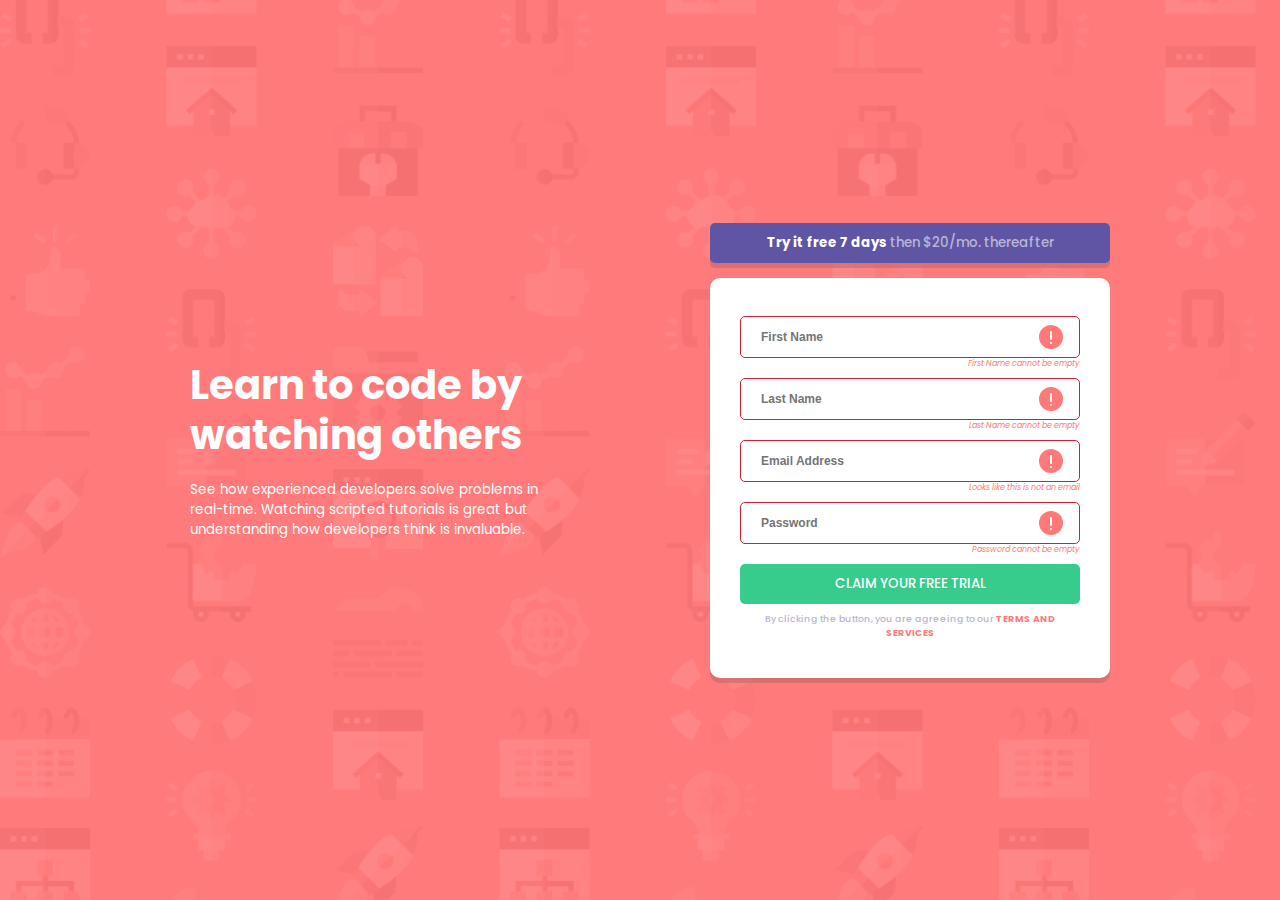
<file: index.html>
<!DOCTYPE html>
<html lang="en">
  <head>
    <meta charset="UTF-8" />
    <meta http-equiv="X-UA-Compatible" content="IE=edge" />
    <meta name="viewport" content="width=device-width, initial-scale=1.0" />
    <title>Registration form</title>
    <link rel="stylesheet" href="style.css" />
    <link
      href="https://fonts.googleapis.com/css2?family=Poppins:wght@400;500;600;700&display=swap"
      rel="stylesheet"
    />
    <link
      rel="shortcut icon"
      href="images/favicon-32x32.png"
      type="image/x-icon"
    />
  </head>

  <body>
    <main>
      <div class="intro">
        <h1>Learn to code by watching others</h1>

        <h5>
          See how experienced developers solve problems in real-time. Watching
          scripted tutorials is great but understanding how developers think is
          invaluable.
        </h5>
      </div>

      <div class="form-section">
        <button type="submit" class="form-top">
          Try it free 7 days<span> then $20/mo. thereafter</span>
        </button>
        <div class="form">
          <form action="">
            <div class="entry-field" data-error="First Name cannot be empty">
              <i href="icon-error.svg"></i>
              <input
                type="text"
                placeholder="First Name"
                id="fname"
                class="input"
              />
            </div>
            <div class="entry-field" data-error="Last Name cannot be empty">
              <input
                type="text"
                placeholder="Last Name"
                id="lname"
                class="input"
              />
            </div>
            <div
              class="entry-field"
              data-error="Looks like this is not an email"
            >
              <input
                type="email"
                placeholder="Email Address"
                id="email"
                class="input"
              />
            </div>
            <div class="entry-field" data-error="Password cannot be empty">
              <input
                type="password"
                name=""
                placeholder="Password"
                id="pword"
                class="input"
              />
            </div>
            <button type="submit" value="submit">CLAIM YOUR FREE TRIAL</button>
            <h6>
              By clicking the button, you are agreeing to our
              <span>TERMS AND SERVICES</span>
            </h6>
          </form>
        </div>
      </div>
    </main>

    <script>
      document.querySelectorAll(".long[data-error] .input").forEach((inpEl) => {
        inpEl.addEventListener("input", () =>
          inpEl.parentElement.removeAttribute("data-error")
        );
      });
    </script>
  </body>
</html>
</file>
<file: style.css>
* {
  margin: 0;
  padding: 0;
  box-sizing: border-box;
}

html {
  height: 100%;
  width: auto;
}

body {
  max-width: 1440px;
  font-size: 16px;
}

main {
  display: grid;
  grid-template-columns: 50% 50%;
  background: url(images/bg-intro-desktop.png) no-repeat;
  background-size: cover;
  height: 100vh;
  align-items: center;
  padding: 100px;
  background-color: hsl(0, 100%, 74%);
  background-blend-mode: luminosity;
  font-family: "Poppins", sans-serif;
}

main h1 {
  line-height: 50px;
  margin-bottom: 20px;
  font-size: 2.5em;
}

form {
  display: flex;
  flex-direction: column;
  background-color: white;
  justify-content: space-evenly;
  padding: 30px;
  border-radius: 10px;
  height: 400px;
  box-shadow: 0 5px rgba(181, 99, 103, 0.5);
}

form input,
form button {
  height: 40px;
  border-radius: 5px;
  border-width: 1px;
  border-color: #ebf5df;
  border-style: solid;
  font-weight: 600;
  outline: none;
  width: 100%;
}

.form form input:focus {
  border-style: solid;
  border-width: 1px;
  border-color: hsl(249, 10%, 26%);
}

.entry-field[data-error] .input {
  border-color: #c92432;
  color: #c92432;
  background: url(images/icon-error.svg) no-repeat scroll 7px 7px;
  background-position: 95% 50%;
}

.entry-field[data-error]::after {
  content: attr(data-error);
  font-size: 0.5em;
  color: hsl(0, 100%, 74%);
  display: flex;
  justify-content: flex-end;
  font-style: italic;
}

form button {
  background-color: hsl(154, 59%, 51%);
  border-style: none;
  color: white;
  font-family: "Poppins", sans-serif;
  font-weight: 500;
  cursor: pointer;
}

form button:hover {
  background: #71daad;
}

form input {
  padding: 20px;
  font-size: 0.75em;
}

.form-section > button {
  height: 40px;
  width: 100%;
  border-radius: 5px;
  border-style: none;
  margin-bottom: 15px;
  background-color: hsl(248, 32%, 49%);
  color: white;
  box-shadow: 0 5px rgba(181, 99, 103, 0.5);
}

.intro {
  color: white;
  padding: 90px;
}

h6 {
  color: hsl(246, 25%, 77%);
  text-align: center;
  font-size: 0.58rem;
}

form h6 {
  font-weight: 500;
}

form h6 span {
  color: hsl(0, 100%, 74%);
  font-weight: 700;
}

.form-section {
  margin-left: 70px;
  margin-right: 70px;
}

.intro h1 {
  font-weight: 700;
  font-family: "Poppins", sans-serif;
}

.intro h5 {
  font-weight: 400;
  font-family: "Poppins", sans-serif;
}
.form-section > button {
  font-weight: 700;
  font-family: "Poppins", sans-serif;
}

.form-section > button span {
  font-weight: 500;
  font-family: "Poppins", sans-serif;
  color: hsl(246, 25%, 77%);
}

/* Media Query and Responsiveness */

@media (max-width: 375px) {
  main {
    display: flex;
    flex-direction: column;
    background: url(images/bg-intro-mobile.png) no-repeat;
    background-size: cover;
    height: auto;
    align-items: center;
    background-color: hsl(0, 100%, 74%);
    background-blend-mode: luminosity;
    font-family: "Poppins", sans-serif;
    padding: 10px;
  }
  .intro {
    padding: 10px;
    width: 100%;
    margin-top: 40px;
  }

  main h1 {
    font-size: 1.7em;
    text-align: center;
    margin-top: 50px;
  }
  main h5 {
    text-align: center;
    line-height: 25px;
    font-weight: 700;
  }

  .form-section .form-top {
    width: 90vw;
    height: 80px;
    margin-top: 40px;
    border-radius: 10px;
    border-bottom: 30px;
  }

  form {
    height: 500px;
    margin: 20px auto 50px;
  }
}
</file>
